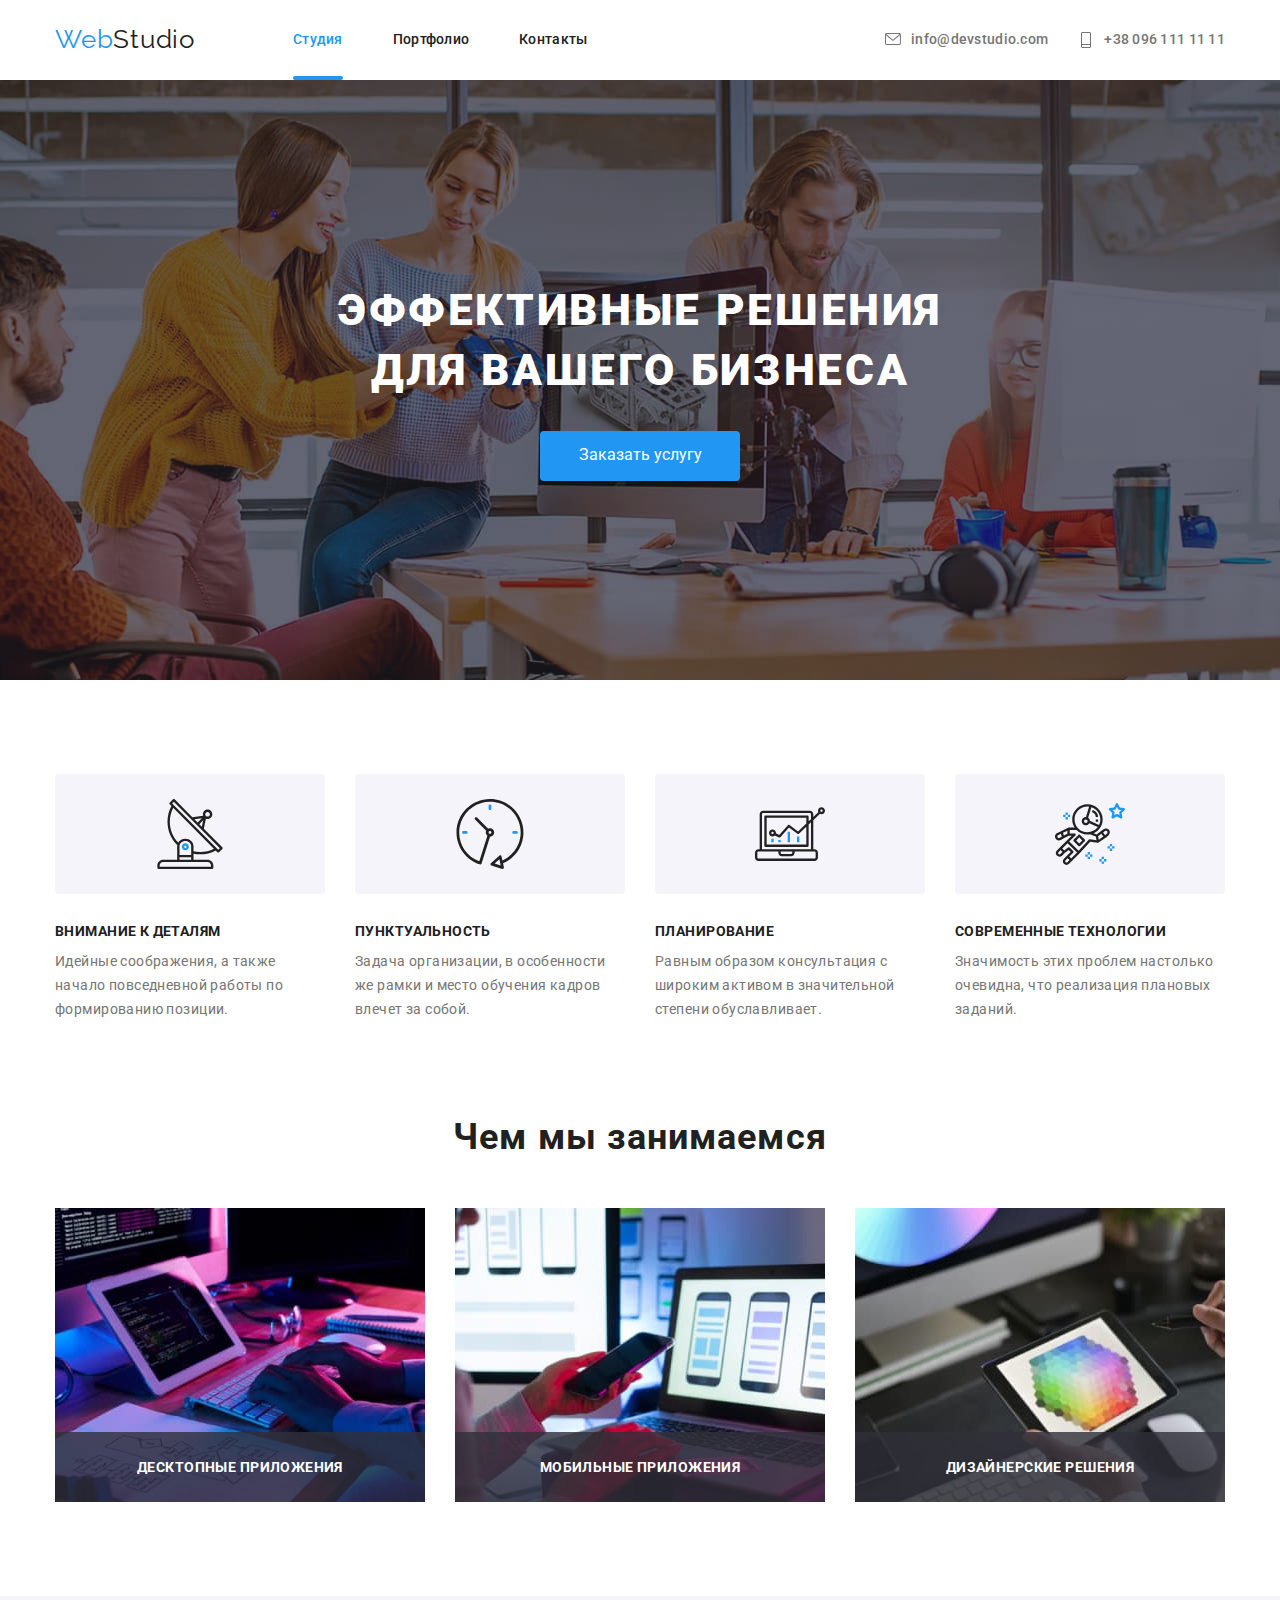
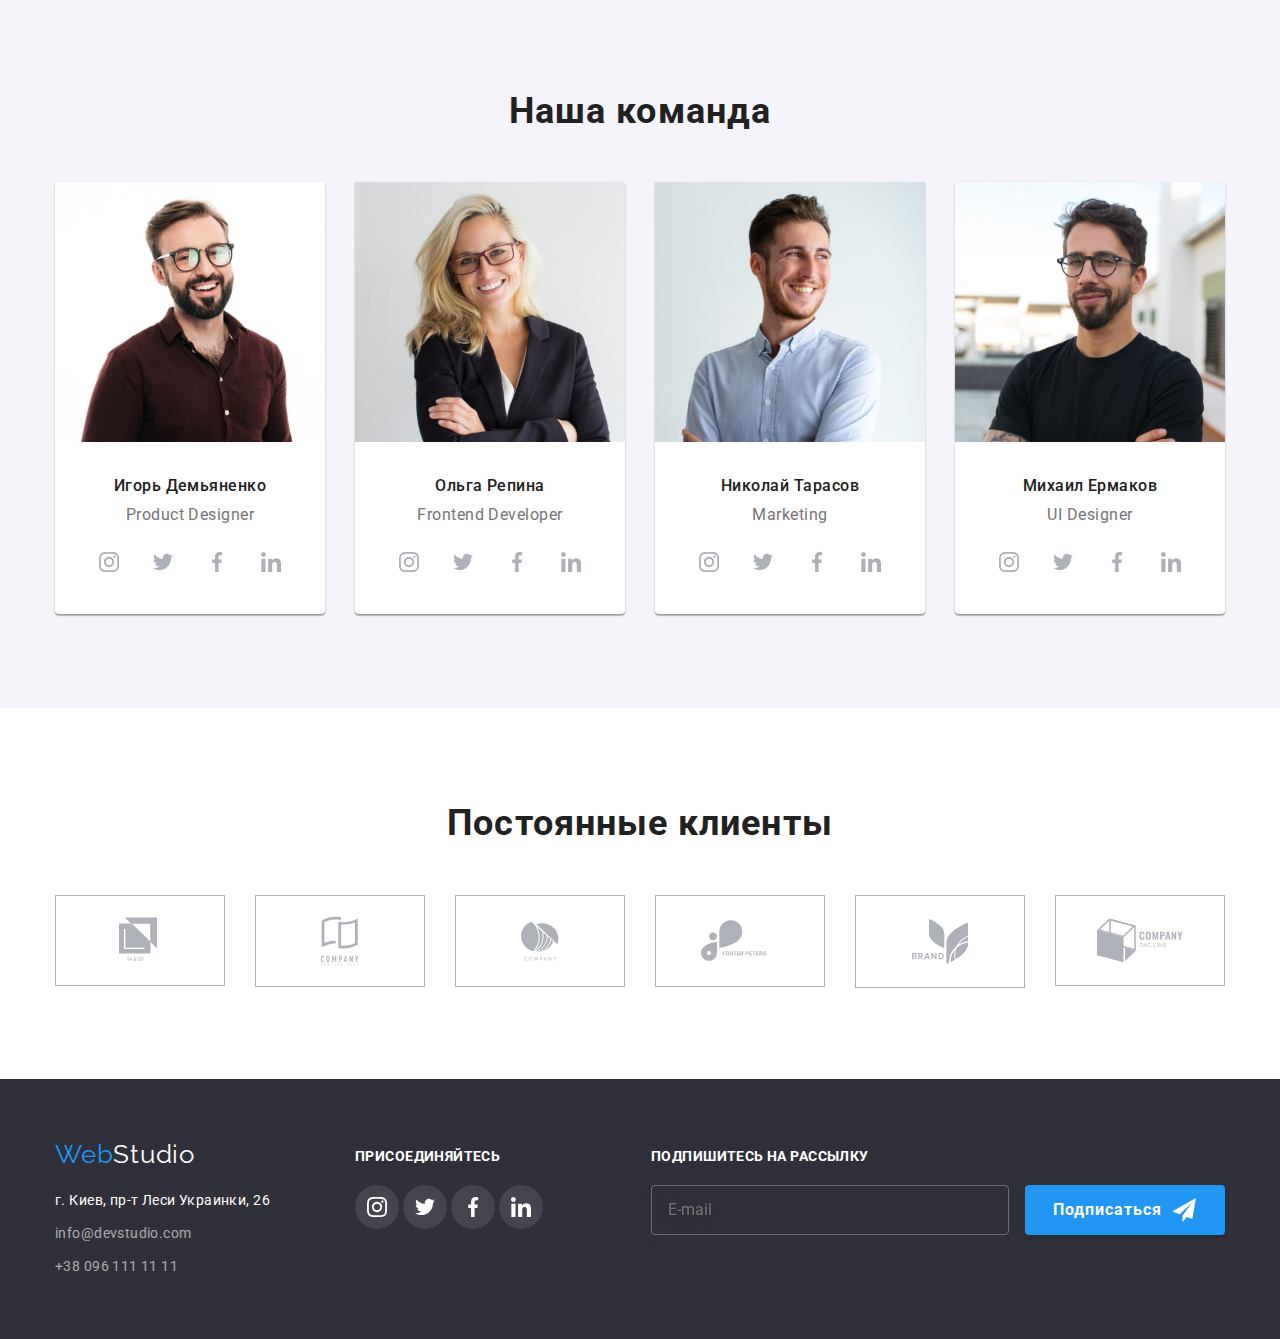
<file: index.html>
<!DOCTYPE html>
<html lang="ru">
    <head>
        <meta charset="UTF-8">
        <meta name="viewport" content="width=device-width, initial-scale=1.0">
        <title>Document</title>
        <link rel="stylesheet" href="https://cdnjs.cloudflare.com/ajax/libs/modern-normalize/1.0.0/modern-normalize.min.css">
        <link rel="preconnect" href="https://fonts.gstatic.com">
        <link href="https://fonts.googleapis.com/css2?family=Raleway:wght@700&family=Roboto:wght@400;500;700;900&display=swap" rel="stylesheet">
        <link rel="stylesheet" href="css/style.css">
    </head>
    <body>
        <header class="header">
            <div class="container header__container">
                <nav class="header__nav">
                    <a class="logo" href="" lang="en">
                        <span class="logo__text">Web</span>Studio
                    </a>
                    <ul class="header__list">
                        <li class="header__item"><a class="header__page header__page--active" href="./index.html">Студия</a></li>
                        <li class="header__item"><a class="header__page" href="./portfolio.html">Портфолио</a></li>
                        <li class="header__item"><a class="header__page" href="">Контакты</a></li>
                    </ul>
                </nav>
                <div class="header__contact">
                    <ul class="header__list">
                        <li class="header__item-contact">
                            <a class="header__page header__page--contact" href="mailto:info@devstudio.com">
                                <svg weight="16" height="12" class="header__icon">
                                    <use href="./img/symbol-defs.svg#icon-email"></use>
                                </svg>
                                info@devstudio.com
                            </a>
                        </li>
                        <li>
                            <a class="header__page header__page--contact" href="tel:+380961111111">
                                <svg weight="10" height="16" class="header__icon">
                                    <use href="./img/symbol-defs.svg#icon-tell"></use>
                                </svg>
                                +38 096 111 11 11
                            </a>
                        </li>
                    </ul>
                </div>
            </div>   
        </header>

        <main>
            <!--Герой-->
            <div class="hero">
                <div class="hero__overlay">
                    <section class="hero__section container" > 
                            <h1 class="hero__title">Эффективные решения для вашего бизнеса</h1>
                            <button type="button" class="hero__button" data-modal-open>Заказать услугу</button>
                    </section>
                </div>
            </div>

            <!--Особенности-->
            <section class="features">
                <div class="container">
                    <h2 class="features__title">Особенности</h2>
                    <ul class="features__list">
                        <li class="features__item">
                            <div class="features__icon">
                                <svg class="icon">
                                    <use href="./img/symbol-defs.svg#icon-antenna"></use>
                                </svg>
                            </div>
                            <h3 class="features__item-title">Внимание к деталям</h3>
                            <p class="features__item-text">Идейные соображения, а также начало повседневной работы по формированию позиции.</p>
                        </li>
                        <li class="features__item">
                            <div class="features__icon">
                                <svg class="icon">
                                    <use href="./img/symbol-defs.svg#icon-clock"></use>
                                </svg>
                            </div>
                            <h3 class="features__item-title">Пунктуальность</h3>
                            <p class="features__item-text">Задача организации, в особенности же рамки и место обучения кадров влечет за собой.</p>
                        </li>
                        <li class="features__item">
                            <div class="features__icon">
                                <svg class="icon">
                                    <use href="./img/symbol-defs.svg#icon-diagram"></use>
                                </svg>
                            </div>
                            <h3 class="features__item-title">Планирование</h3>
                            <p class="features__item-text">Равным образом консультация с широким активом в значительной степени обуславливает.</p>
                        </li>
                        <li class="features__item">
                            <div class="features__icon">
                                <svg class="icon">
                                    <use href="./img/symbol-defs.svg#icon-astronaut"></use>
                                </svg>
                            </div>
                            <h3 class="features__item-title">Современные технологии</h3>
                            <p class="features__item-text">Значимость этих проблем настолько очевидна, что реализация плановых заданий.</p>
                        </li>
                    </ul>
                </div>
            </section>

            <!--Чем мы занимаемся-->
            <section class="work">
                <div class="container">
                    <h2 class="title">Чем мы занимаемся</h2>
                    <ul class="work__list">
                        <li class="work__item">
                           <div class="work__list">
                                <img class="work__img" src="./img/gadget.jpg" alt="Планшет с клавиатурой" width="370"/>
                                <h3 class="work__text">Десктопные приложения</h3>
                           </div>
                        </li>
                        <li class="work__item">
                            <div class="work__list">
                                <img class="work__img" src="./img/phone.jpg" alt="Телефон" width="370"/>
                                <h3 class="work__text">Мобильные приложения</h3>
                            </div>
                        </li>
                        <li class="work__item">
                            <div class="work__list">
                                <img class="work__img" src="./img/gadget2.jpg" alt="Планшет" width="370">
                                <h3 class="work__text">Дизайнерские решения</h3>
                            </div>
                        </li>
                    </ul>
                </div>
            </section>

            <!--Наша команда-->
            <section class="team">
                <div class="container">
                    <h2 class="title">Наша команда</h2>
                    <ul class="team__list">
                        <li class="team__item">
                            <img src="./img/Product-Designer.jpg" alt="Игорь Демьяненко" width="270">
                            <h3 class="team__item-title">Игорь Демьяненко</h3>
                            <p class="team__item-text">Product Designer</p>
                            <ul class="social">
                                <li class="social__item">
                                    <a class="social__link" href="">
                                        <svg class="social__img">
                                            <use href="./img/symbol-defs.svg#icon-instagram"></use>
                                        </svg>
                                    </a>
                                </li>
                                <li class="social__item">
                                    <a class="social__link" href="">
                                        <svg class="social__img">
                                            <use href="./img/symbol-defs.svg#icon-twitter"></use>
                                        </svg>
                                    </a>
                                </li>
                                <li class="social__item">
                                    <a class="social__link" href="">
                                        <svg class="social__img">
                                            <use href="./img/symbol-defs.svg#icon-facebook"></use>
                                        </svg>
                                    </a>
                                </li>
                                <li class="social__item">
                                    <a class="social__link" href="">
                                        <svg class="social__img">
                                            <use href="./img/symbol-defs.svg#icon-linkedin"></use>
                                        </svg>
                                    </a>
                                </li>
                            </ul>
                        </li>
                        <li class="team__item">
                            <img src="./img/Developer.jpg" alt="Ольга Репина" width="270">
                            <h3 class="team__item-title">Ольга Репина</h3>
                            <p class="team__item-text">Frontend Developer</p>
                            <ul class="social">
                                <li class="social__item">
                                    <a class="social__link" href="">
                                        <svg class="social__img">
                                            <use href="./img/symbol-defs.svg#icon-instagram"></use>
                                        </svg>
                                    </a>
                                </li>
                                <li class="social__item">
                                    <a class="social__link" href="">
                                        <svg class="social__img">
                                            <use href="./img/symbol-defs.svg#icon-twitter"></use>
                                        </svg>
                                    </a>
                                </li>
                                <li class="social__item">
                                    <a class="social__link" href="">
                                        <svg class="social__img">
                                            <use href="./img/symbol-defs.svg#icon-facebook"></use>
                                        </svg>
                                    </a>
                                </li>
                                <li class="social__item">
                                    <a class="social__link" href="">
                                        <svg class="social__img">
                                            <use href="./img/symbol-defs.svg#icon-linkedin"></use>
                                        </svg>
                                    </a>
                                </li>
                            </ul>
                        </li>
                        <li class="team__item">
                            <img src="./img/marketing.jpg" alt="Николай Тарасов" width="270">
                            <h3 class="team__item-title">Николай Тарасов</h3>
                            <p class="team__item-text">Marketing</p>
                            <ul class="social">
                                <li class="social__item">
                                    <a class="social__link" href="">
                                        <svg class="social__img">
                                            <use href="./img/symbol-defs.svg#icon-instagram"></use>
                                        </svg>
                                    </a>
                                </li>
                                <li class="social__item">
                                    <a class="social__link" href="">
                                        <svg class="social__img">
                                            <use href="./img/symbol-defs.svg#icon-twitter"></use>
                                        </svg>
                                    </a>
                                </li>
                                <li class="social__item">
                                    <a class="social__link" href="">
                                        <svg class="social__img">
                                            <use href="./img/symbol-defs.svg#icon-facebook"></use>
                                        </svg>
                                    </a>
                                </li>
                                <li class="social__item">
                                    <a class="social__link" href="">
                                        <svg class="social__img">
                                            <use href="./img/symbol-defs.svg#icon-linkedin"></use>
                                        </svg>
                                    </a>
                                </li>
                            </ul>
                        </li>
                        <li class="team__item">
                            <img src="./img/UI-designer.jpg" alt="Михаил Ермаков" width="270">
                            <h3 class="team__item-title">Михаил Ермаков</h3>
                            <p class="team__item-text">UI Designer</p>
                            <ul class="social">
                                <li class="social__item">
                                    <a class="social__link" href="">
                                        <svg class="social__img">
                                            <use href="./img/symbol-defs.svg#icon-instagram"></use>
                                        </svg>
                                    </a>
                                </li>
                                <li class="social__item">
                                    <a class="social__link" href="">
                                        <svg class="social__img">
                                            <use href="./img/symbol-defs.svg#icon-twitter"></use>
                                        </svg>
                                    </a>
                                </li>
                                <li class="social__item">
                                    <a class="social__link" href="">
                                        <svg class="social__img">
                                            <use href="./img/symbol-defs.svg#icon-facebook"></use>
                                        </svg>
                                    </a>
                                </li>
                                <li class="social__item">
                                    <a class="social__link" href="">
                                        <svg class="social__img">
                                            <use href="./img/symbol-defs.svg#icon-linkedin"></use>
                                        </svg>
                                    </a>
                                </li>
                            </ul>
                        </li>
                    </ul>
                </div>
            </section>

            <!-- Наши клиенты-->
            <section class="client">
                <div class="container">
                    <h2 class="title">Постоянные клиенты</h2>
                    <ul class="client__list">
                        <li class="client__item">
                            <a class="client__link client__link--ya-co" href="">
                                <svg weight="44.27" height="49.23" class="client__icon">
                                    <use href=./img/symbol-defs.svg#icon-ya-co>
                                    </use>
                                </svg>
                            </a>
                        </li>
                        <li class="client__item">
                            <a class="client__link client__link--tag-line" href="">
                                <svg weight="40" height="52" class="client__icon">
                                    <use href=./img/symbol-defs.svg#icon-tag-line>
                                    </use>
                                </svg>
                            </a>
                        </li>
                        <li class="client__item">
                            <a class="client__link client__link--company" href="">
                                <svg weight="41" height="42.6" class="client__icon">
                                    <use href=./img/symbol-defs.svg#icon-company>
                                    </use>
                                </svg>
                            </a>
                        </li>
                        <li class="client__item">
                            <a class="client__link client__link--foster-peters" href="">
                                <svg weight="79.66" height="42.02" class="client__icon">
                                    <use href=./img/symbol-defs.svg#icon-foster-peters>
                                    </use>
                                </svg>
                            </a>
                        </li>
                        <li class="client__item">
                            <a class="client__link client__link--brand" href="">
                                <svg weight="59" height="47" class="client__icon">
                                    <use href=./img/symbol-defs.svg#icon-brand>
                                    </use>
                                </svg>
                            </a>
                        </li>
                        <li class="client__item">
                            <a class="client__link client__link--teg-company" href="">
                                <svg weight="88.48" height="45.44" class="client__icon">
                                    <use href=./img/symbol-defs.svg#icon-teg-company>
                                    </use>
                                </svg>
                            </a>
                        </li>
                    </ul>
                </div>
            </section>
        </main>

        <!-- подвал-->    

        <footer class="footer">
            <div class="container footer__container">
                <div>
                    <a class="logo logo__footer-logo" href="" lang="en">
                        <span class="logo__text">Web</span>Studio
                    </a>
                    <address class="footer__address">
                        <p class="footer__address-office">г. Киев, пр-т Леси Украинки, 26</p>
                        <p class="footer__address-contact"><a href="mailto:info@devstudio.com">info@devstudio.com</a></p>
                        <p class="footer__address-contact"><a href="tel:+380961111111">+38 096 111 11 11</a></p>
                    </address>
                </div>
                <div class="footer__social">
                    <h3 class="footer__title">присоединяйтесь</h3>
                    <ul>
                        <li class="social__item">
                            <a class="social__link social__footer-link" href="">
                                <svg class="social__img">
                                    <use href="./img/symbol-defs.svg#icon-instagram"></use>
                                </svg>
                            </a>
                        </li>
                        <li class="social__item">
                            <a class="social__link social__footer-link" href="">
                                <svg class="social__img">
                                    <use href="./img/symbol-defs.svg#icon-twitter"></use>
                                </svg>
                            </a>
                        </li>
                        <li class="social__item">
                            <a class="social__link social__footer-link" href="">
                                <svg class="social__img">
                                    <use href="./img/symbol-defs.svg#icon-facebook"></use>
                                </svg>
                            </a>
                        </li>
                        <li class="social__item">
                            <a class="social__link social__footer-link" href="">
                                <svg class="social__img">
                                    <use href="./img/symbol-defs.svg#icon-linkedin"></use>
                                </svg>
                            </a>
                        </li>
                    </ul>
                </div>
                <div class="footer__sub" >
                    <h3 class="footer__title" >Подпишитесь на рассылку</h3>
                    <form action="">
                        <input type="email" name="email" placeholder="E-mail" class="footer__input" >
                        <button type="submit" class="footer__button" >
                            <div class="footer__button-send">
                                <span >Подписаться</span> 
                                <svg class="footer__send-icon" >
                                    <use href="./img/symbol-defs.svg#icon-send"></use>
                                </svg>
                            </div>                           
                    </button>
                    </form>                            
                </div>
            </div>
        </footer>

        <!--Модальное окно-->
        <div class="backdrop is-hidden" data-modal>
            <div class="modal">
                <button class="button-modal" data-modal-close>
                    <svg class="button-img">
                        <use href="./img/symbol-defs.svg#icon-close"></use>
                    </svg>
                </button>
                <div>
                    <h3 class="modal-title" >Оставьте свои данные, мы вам перезвоним</h3>
                    <form action="">
                        <label class="form-field">
                            <span class="form-text">Имя</span> 
                            <div class="field">
                                <input type="text" name="name" class="modal-input">
                                <svg class="form-img">
                                    <use href="./img/symbol-defs.svg#icon-person"></use>
                                </svg>
                            </div>                            
                        </label>
                        <label class="form-field">
                            <span class="form-text">Телефон</span> 
                            <div class="field">
                                <input type="text" name="phone" class="modal-input">
                                <svg class="form-img">
                                    <use href="./img/symbol-defs.svg#icon-phone"></use>
                                </svg>
                            </div>                            
                        </label>
                        <label class="form-field">
                            <span class="form-text">Почта</span> 
                            <div class="field">
                                <input type="text" name="email" class="modal-input">
                                <svg class="form-img">
                                    <use href="./img/symbol-defs.svg#icon-email-form"></use>
                                </svg>
                            </div>                            
                        </label>
                        <label for="" class="form-field comment">
                            <span class="form-text">Комментарий</span>
                            <textarea name="comment" id="" class="textarea form-text" placeholder="Введите текст"></textarea>                                                      
                        </label>
                        <div class="contract">                            
                            <input type="checkbox" name="agree" id="contract-check" class="old-checkbox">
                            <label for="contract-check">
                                <span class="contract-text">
                                        Соглашаюсь с рассылкой и принимаю
                                </span>                                                                                
                            </label>
                            <a href="">Условия договора</a> 
                        </div>
                        <button type="submit" class="form-button">Отправить</button>                     
                    </form>
                </div>
            </div>
            
        </div>

        <script src="./js/modal.js"></script>

    </body>
</html>
</file>
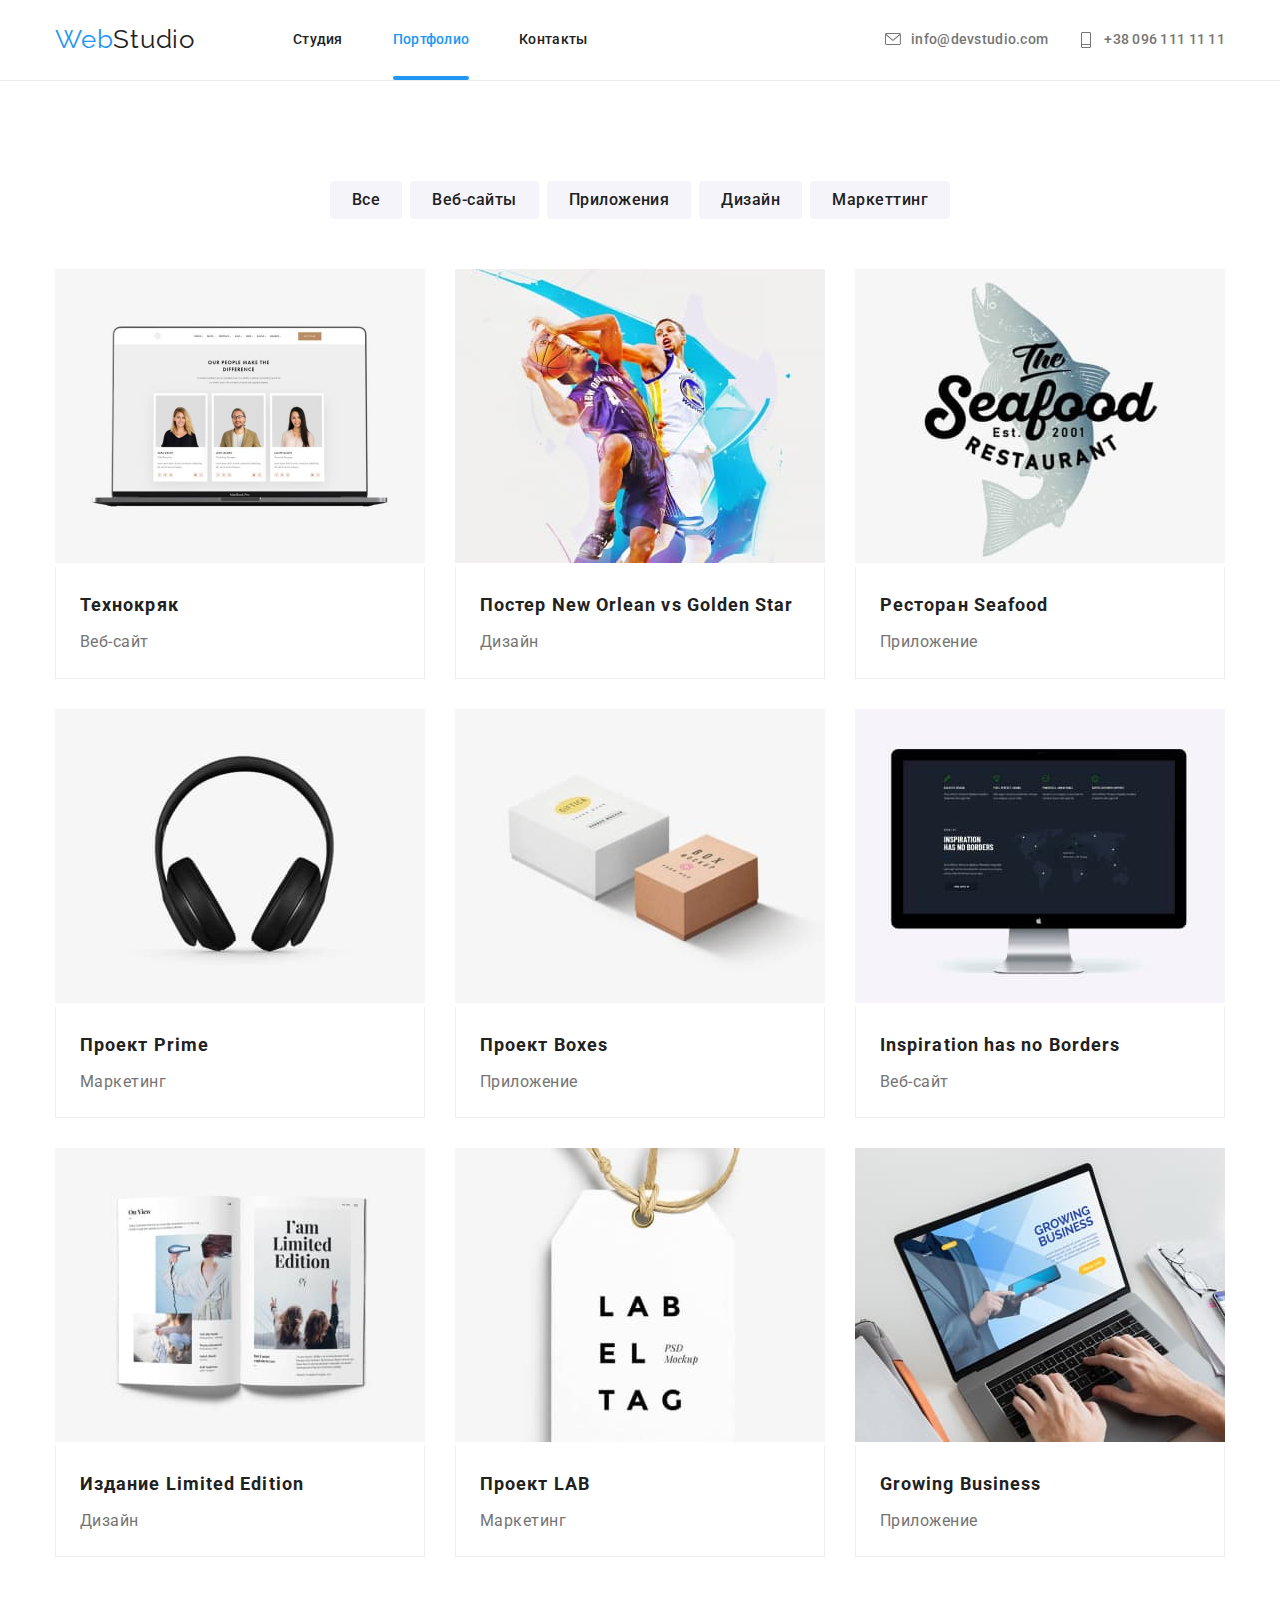
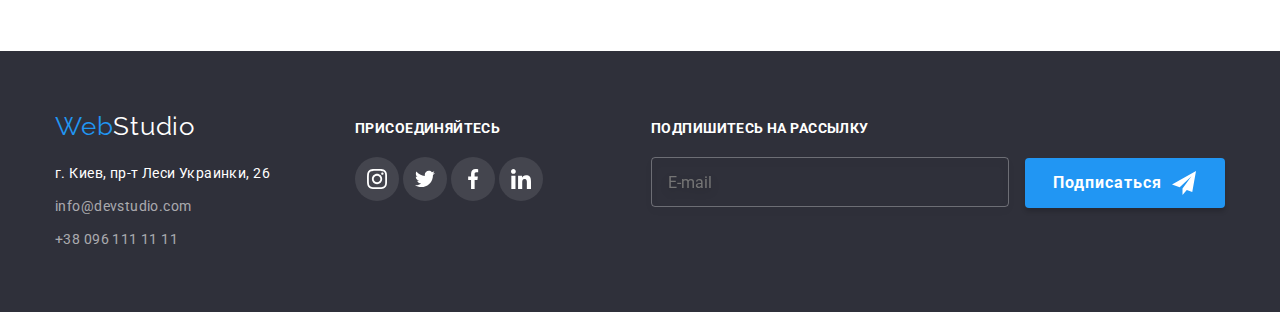
<file: portfolio.html>
<!DOCTYPE html>
<html lang="ru">
    <head>
        <meta charset="UTF-8">
        <meta name="viewport" content="width=device-width, initial-scale=1.0">
        <title>Document</title>
        <link rel="stylesheet" href="https://cdnjs.cloudflare.com/ajax/libs/modern-normalize/1.0.0/modern-normalize.min.css">
        <link rel="preconnect" href="https://fonts.gstatic.com">
        <link href="https://fonts.googleapis.com/css2?family=Raleway:wght@700&family=Roboto:wght@400;500;700;900&display=swap" rel="stylesheet">
        <link rel="stylesheet" href="css/style.css">
    </head>
    <body>
        <header class="header header__portfolio">
            <div class="container header__container">
                <nav class="header__nav">
                    <a class="logo" href="" lang="en">
                        <span class="logo__text">Web</span>Studio
                    </a>
                    <ul class="header__list">
                        <li class="header__item"><a class="header__page" href="./index.html">Студия</a></li>
                        <li class="header__item"><a class="header__page header__page--active" href="./portfolio.html">Портфолио</a></li>
                        <li class="header__item"><a class="header__page" href="">Контакты</a></li>
                    </ul>
                </nav>
                <div class="header__contact">
                    <ul class="header__list">
                        <li class="header__item-contact">
                            <a class="header__page header__page--contact" href="mailto:info@devstudio.com">
                                <svg weight="16" height="12" class="header__icon">
                                    <use href="./img/symbol-defs.svg#icon-email"></use>
                                </svg>
                                info@devstudio.com
                            </a>
                        </li>
                        <li>
                            <a class="header__page header__page--contact" href="tel:+380961111111">
                                <svg weight="10" height="16" class="header__icon">
                                    <use href="./img/symbol-defs.svg#icon-tell"></use>
                                </svg>
                                +38 096 111 11 11
                            </a>
                        </li>
                    </ul>
                </div>
            </div>   
        </header>

        <main>
            <!--Кнопки фильтр-->
            <section class="project-filter">
                <div class="container">
                    <ul class="filter-list">
                        <li class="filter-item">
                            <button type="button" class="filter-button">Все</button>
                        </li>
                        <li class="filter-item">
                            <button type="button" class="filter-button">Веб-сайты</button>
                        </li>
                        <li class="filter-item">
                            <button type="button" class="filter-button">Приложения</button>
                        </li>
                        <li class="filter-item">
                            <button type="button" class="filter-button">Дизайн</button>
                        </li>
                        <li class="filter-item">
                            <button type="button" class="filter-button">Маркеттинг</button>
                        </li>
                    </ul>
            
                    <ul class="project-list">
                        <li class="project-item ">
                            <a class="project-link" href="">
                                <div class="project-img">                                    
                                    <img class="img" src="./img/img@2x.jpg" alt="Ноутбук" width="370">
                                    <div class="overlay">
                                        <p class="overlay-text">Технокряк это современная площадка распространения коронавируса. Компании используют эту платформу для цифрового шпионажа и атак на защищённые сервера конкурентов.</p>
                                    </div>
                                </div>
                                <div class="project-title">
                                    <h3 class="project-item-title">Технокряк</h3>
                                    <p class="project-item-text">Веб-сайт</p>
                                </div>
                            </a> 
                        </li>
                        <li class="project-item"> 
                            <a class="project-link" href="">
                                <div class="project-img">
                                    <img class="img" src="./img/bascet.jpg" alt="Баскетболисты" width="370">
                                    <div class="overlay">
                                        <p class="overlay-text">Технокряк это современная площадка распространения коронавируса. Компании используют эту платформу для цифрового шпионажа и атак на защищённые сервера конкурентов.</p>
                                    </div>
                                </div>
                                <div class="project-title">
                                    <h3 class="project-item-title">Постер New Orlean vs Golden Star</h3>
                                    <p class="project-item-text">Дизайн</p>
                                </div>
                            </a>
                        </li>
                        <li class="project-item"> 
                            <a class="project-link" href="">
                                <div class="project-img">
                                    <img class="img" src="./img/seafood.jpg" alt="Эмблема" width="370">
                                    <div class="overlay">
                                        <p class="overlay-text">Технокряк это современная площадка распространения коронавируса. Компании используют эту платформу для цифрового шпионажа и атак на защищённые сервера конкурентов.</p>
                                    </div>
                                </div>
                                <div class="project-title">
                                    <h3 class="project-item-title">Ресторан Seafood</h3>
                                    <p class="project-item-text">Приложение</p>
                                </div>
                            </a>
                        </li>
                        <li class="project-item"> 
                            <a class="project-link" href="">
                                <div class="project-img">
                                    <img class="img" src="./img/prime.jpg" alt="Наушники" width="370">
                                    <div class="overlay">
                                        <p class="overlay-text">Технокряк это современная площадка распространения коронавируса. Компании используют эту платформу для цифрового шпионажа и атак на защищённые сервера конкурентов.</p>
                                    </div>
                                </div>
                                <div class="project-title">
                                    <h3 class="project-item-title">Проект Prime</h3>
                                    <p class="project-item-text">Маркетинг</p>
                                </div>
                            </a>
                        </li>
                        <li class="project-item"> 
                            <a class="project-link" href="">
                                <div class="project-img">
                                    <img class="img" src="./img/boxes.jpg" alt="Коробки" width="370">
                                    <div class="overlay">
                                        <p class="overlay-text">Технокряк это современная площадка распространения коронавируса. Компании используют эту платформу для цифрового шпионажа и атак на защищённые сервера конкурентов.</p>
                                    </div>
                                </div>
                                <div class="project-title">
                                    <h3 class="project-item-title">Проект Boxes</h3>
                                    <p class="project-item-text">Приложение</p>
                                </div>
                            </a>
                        </li>
                        <li class="project-item"> 
                            <a class="project-link" href="">
                                <div class="project-img">
                                    <img class="img" src="./img/monitor.jpg" alt="Монитор" width="370">
                                    <div class="overlay">
                                        <p class="overlay-text">Технокряк это современная площадка распространения коронавируса. Компании используют эту платформу для цифрового шпионажа и атак на защищённые сервера конкурентов.</p>
                                    </div>
                                </div>
                                <div class="project-title">
                                    <h3 class="project-item-title" lang="en">Inspiration has no Borders</h3>
                                    <p class="project-item-text">Веб-сайт</p>
                                </div>
                            </a>
                        </li>
                        <li class="project-item"> 
                            <a class="project-link" href="">
                                <div class="project-img">
                                    <img class="img" src="./img/book.jpg" alt="Книга" width="370">
                                    <div class="overlay">
                                        <p class="overlay-text">Технокряк это современная площадка распространения коронавируса. Компании используют эту платформу для цифрового шпионажа и атак на защищённые сервера конкурентов.</p>
                                    </div>
                                </div>
                                <div class="project-title">
                                    <h3 class="project-item-title">Издание Limited Edition</h3>
                                    <p class="project-item-text">Дизайн</p>
                                </div>
                            </a>
                        </li>
                        <li class="project-item"> 
                            <a class="project-link" href="">
                                <div class="project-img">
                                    <img class="img" src="./img/lab.jpg" alt="Бирка" width="370">
                                    <div class="overlay">
                                        <p class="overlay-text">Технокряк это современная площадка распространения коронавируса. Компании используют эту платформу для цифрового шпионажа и атак на защищённые сервера конкурентов.</p>
                                    </div>
                                </div>
                                <div class="project-title">
                                    <h3 class="project-item-title">Проект LAB</h3>
                                    <p class="project-item-text">Маркетинг</p>
                                </div>
                            </a>
                        </li>
                        <li class="project-item"> 
                            <a class="project-link" href="">
                                <div class="project-img">
                                    <img class="img" src="./img/leptop.jpg" alt="Компьютер" width="370">
                                    <div class="overlay">
                                        <p class="overlay-text">Технокряк это современная площадка распространения коронавируса. Компании используют эту платформу для цифрового шпионажа и атак на защищённые сервера конкурентов.</p>
                                    </div>                                
                                </div>
                                <div class="project-title">
                                    <h3 class="project-item-title" lang="en">Growing Business</h3>
                                    <p class="project-item-text">Приложение</p>
                                </div>
                            </a>
                        </li>
                    </ul>
                </div>
            </section>
        </main>

        <footer class="footer">
            <div class="container footer__container">
                <div>
                    <a class="logo logo__footer-logo" href="" lang="en">
                        <span class="logo__text">Web</span>Studio
                    </a>
                    <address class="footer__address">
                        <p class="footer__address-office">г. Киев, пр-т Леси Украинки, 26</p>
                        <p class="footer__address-contact"><a href="mailto:info@devstudio.com">info@devstudio.com</a></p>
                        <p class="footer__address-contact"><a href="tel:+380961111111">+38 096 111 11 11</a></p>
                    </address>
                </div>
                <div class="footer__social">
                    <h3 class="footer__title">присоединяйтесь</h3>
                    <ul>
                        <li class="social__item">
                            <a class="social__link social__footer-link" href="">
                                <svg class="social__img">
                                    <use href="./img/symbol-defs.svg#icon-instagram"></use>
                                </svg>
                            </a>
                        </li>
                        <li class="social__item">
                            <a class="social__link social__footer-link" href="">
                                <svg class="social__img">
                                    <use href="./img/symbol-defs.svg#icon-twitter"></use>
                                </svg>
                            </a>
                        </li>
                        <li class="social__item">
                            <a class="social__link social__footer-link" href="">
                                <svg class="social__img">
                                    <use href="./img/symbol-defs.svg#icon-facebook"></use>
                                </svg>
                            </a>
                        </li>
                        <li class="social__item">
                            <a class="social__link social__footer-link" href="">
                                <svg class="social__img">
                                    <use href="./img/symbol-defs.svg#icon-linkedin"></use>
                                </svg>
                            </a>
                        </li>
                    </ul>
                </div>
                <div class="footer__sub" >
                    <h3 class="footer__title" >Подпишитесь на рассылку</h3>
                    <form action="">
                        <input type="email" name="email" placeholder="E-mail" class="footer__input" >
                        <button type="submit" class="footer__button" >
                            <div class="footer__button-send">
                                <span >Подписаться</span> 
                                <svg class="footer__send-icon" >
                                    <use href="./img/symbol-defs.svg#icon-send"></use>
                                </svg>
                            </div>                           
                    </button>
                    </form>                            
                </div>
            </div>
        </footer>

    </body>
</html>
</file>
<file: css/style.css>
:root {
    --title-text-color: #212121;
    --main-text-color: #757575;
    --accent-color:  #2196F3;
    --main-white-color: #FFFFFF;
    --address-color: #2F303A;
    --background-icon: #F5F4FA;
    --color-icon: #AFB1B8;
    --animation-duration: 250ms;
    --animation-timing: cubic-bezier(0.4, 0, 0.2, 1);
}

body {
    font-family: Roboto, sans-serif;

    background-color: var(--main-white-color);
}

a {
    text-decoration: none;
}

li {
    list-style: none;
}

button {
    font-family: inherit;
}

ul {
    margin-top: 0;
    margin-bottom: 0;
    padding-left: 0;
}

h1,
h2,
h3,
p {
    margin-top: 0;
    margin-bottom: 0;
}


.container {
    width: 1200px;
    margin: 0 auto;
    padding: 0 15px;
}

.title{
    font-size: 36px;
    line-height: 1.17;
    text-align: center;
    letter-spacing: 0.03em;

    color: var(--title-text-color);

    padding-bottom: 50px;
}

/* Навигация*/


.header__container {
    display: flex;
    align-items: center;
    padding-top: 24px;
    padding-bottom: 25px;
}

.header__nav,
.header__list {
    display: flex;
    align-items: center;

}

.logo {
    font-family: Raleway, sans-serif;
    font-size: 26px;
    line-height: 1.19;
    color: var(--title-text-color);
    width: 145px;
    height: 31px;

    letter-spacing: 0.03em;
    margin-right: 93px;
}

.logo__text {
    color: var(--accent-color);
}

.header__portfolio {
    border-bottom: 1px solid #ECECEC;
}

.header__item:not(:last-child) {
    margin-right: 50px;
}

.header__contact {
    margin-left: auto;
}

.header__item-contact{
    margin-right: 30px;
}

.header__page {
    position: relative;
    font-weight: 500;
    font-size: 14px;
    line-height: 1.14;
    letter-spacing: 0.02em;
    padding-top: 32px;
    padding-bottom: 32px;
    transition: color var(--animation-duration) var(--animation-timing);

    color: var(--title-text-color);

}

.header__page:hover,
.header__page:focus {
    color: var(--accent-color);
    
}

.header__page--active{
    color: var(--accent-color);
}

.header__page--active::after{
    display: block;
    position: absolute;
    content: "";
    width: 100%;
    height: 4px;
    border-radius: 2px;
    bottom: -0.5px;

    background-color: var(--accent-color);
}

.header__page--contact {
    display: flex;
    align-items: center;
    padding: 0;

    color: var(--main-text-color);
}

.header__icon{
    width: 16px;
    margin-right: 10px;
    
    fill: currentColor
}

/* герой */

.hero__section{
    text-align: center;  
}

.hero__overlay{
    max-width: 1600px;
    height: 600px;
    margin: 0 auto;
    padding-top: 200px;
    background-color: #C4C4C4;
    background-image: linear-gradient(to right, rgba(47, 48, 58, 0.4), rgba(47, 48, 58, 0.4)), url(../img/hero-img\ .jpg);
    background-size: cover;
    background-position: center;
}

.hero__title{
    width: 696px;
    font-weight: 900;
    font-size: 44px;
    line-height: 1.37;
    text-align: center;
    letter-spacing: 0.06em;
    margin: 0 auto;
    text-transform: uppercase;
    
    color: var(--main-white-color);
}

.hero__button{
    background: #2196F3;
    box-shadow: 0px 4px 4px rgba(0, 0, 0, 0.15);
    border-radius: 4px;
    width: 200px;
    height: 50px;
    padding: 10px 32px;
    margin-top: 30px;
    border: 0;
    cursor: pointer;

    color: var(--main-white-color);
}

/* особенности */

.features {
    padding-top: 94px;
    padding-bottom: 94px;
}

.features__title{
    position: absolute;
    clip: rect(0 0 0 0);
    width: 1px;
    height: 1px;
    margin: -1px;
}

.features__list{
    display: flex;
}

.features__item:not(:last-child){
    margin-right: 30px;
}

.features__item {
    width: 270px;
}

.features__icon{
    display: flex;
    justify-content: center;
    align-items: center;
    height: 120px;
    background-color: var(--background-icon);
    margin-bottom: 30px;
    border-radius: 4px;    
}

.features__item-title{
    font-weight: 700;
    font-size: 14px;
    line-height: 1.14;
    letter-spacing: 0.03em;
    text-transform: uppercase;
    padding-bottom: 10px;

    color: var(--title-text-color);
    
}

.features__item-text{
    font-size: 14px;
    line-height: 1.71;
    letter-spacing: 0.03em;

    color: var(--main-text-color);
}

.icon{
    width: 70px;
    height: 70px;
}

/* Работа*/

.work {
    padding-bottom: 94px;
}

.work__list{
    display: flex;
}

.work__item:not(:last-child){
    margin-right: 30px;
}

.work__list{
    position: relative;
}

.work__img{
    display: block;
}

.work__text{
    font-weight: 700;
    font-size: 14px;
    line-height: 16px;
    text-align: center;
    letter-spacing: 0.03em;
    text-transform: uppercase;
    padding: 27px 82px;
    margin: 0;
    width: 370px;
    
    color: var(--main-white-color);
    background: rgba(47, 48, 58, 0.8);

    position: absolute;
    bottom: 0;
}

/* команда */

.team{
    background-color: #F5F4FA;
    padding-top: 94px;
    padding-bottom: 94px;
}

.team__list {
    display: flex;

}

.team__item {
    background-color: var(--main-white-color);
    box-shadow: 0px 1px 3px rgba(0, 0, 0, 0.12), 0px 1px 1px rgba(0, 0, 0, 0.14), 0px 2px 1px rgba(0, 0, 0, 0.2);
    border-radius: 0px 0px 4px 4px;
}

.team__item:not(:last-child){
    margin-right: 30px;
}


.team__item-title{
    font-weight: 500;
    font-size: 16px;
    line-height: 1.19;
    text-align: center;
    letter-spacing: 0.03em;
    padding-top: 30px;
    padding-bottom: 10px;

    color: var(--title-text-color);
}

.team__item-text{
    font-size: 16px;
    line-height: 1.19;
    text-align: center;
    letter-spacing: 0.03em;

    color: var(--main-text-color);
}

/* соц. сети*/

.social{
    display: flex;
    padding: 16px 32px 30px;
    justify-content: space-between;
    align-items: center;
   
}

.social__item{
    display: inline-flex;
    width: 44px;
    height: 44px;
    border-radius: 50px;
    background-color: rgba(255, 255, 255, 0.1);
}

.social__link{
    padding: 12px;
    border-radius: 50px;
    color: var(--color-icon);
    transition-property: color, background-color var(--animation-duration) var(--animation-timing);
}

.social__link:hover,
.social__link:focus {
    color: var(--main-white-color);
    background-color: var(--accent-color);
    
}

.social__footer-link{
    color: var(--main-white-color);
}

.social__img{
    width: 20px;
    height: 20px;
    fill: currentColor;
}

/*Наши клиенты*/

.client{
    padding: 94px 0;
}

.client__list{
    display: flex;
    justify-content: space-between;
}

.client__item{
   
    width: 170px;
    height: 90px;
}

.client__link{
    border: 1px solid var(--color-icon);
    color: var(--color-icon);
    display: flex;
    justify-content: center;
    align-items: center;
    transition-property: color, border-color var(--animation-duration) var(--animation-timing);
}

.client__link:hover,
.client__link:focus {
    color: var(--accent-color);
    border-color: var(--accent-color);
}

.client__icon{
    fill: currentColor;
}



.client__link--ya-co{
    padding: 20px 63px;
}

.client__link--tag-line{
    padding: 19px 65px;
}

.client__link--company{
    padding: 24px 65px;
}

.client__link--foster-peters{
    padding: 24px 45px;
}

.client__link--brand{
    padding: 22px 56px;
}

.client__link--teg-company{
    padding: 22px 41px;
}

/* адресс */

.footer{
    background-color: var(--address-color);
    padding-top: 60px;
    padding-bottom: 60px;
}

.footer__container{
    display: flex;
    justify-content: space-between;
}

.logo__footer-logo{
    color: var(--main-white-color);
    margin: 0;
}

.footer__address-office{
    font-style: normal;
    font-size: 14px;
    line-height: 1.71;
    letter-spacing: 0.03em;
    padding-top: 20px;

    color: var(--main-white-color);
}

.footer__address-contact{
    padding-top: 9px;
}

.footer__address-contact a{
    font-style: normal;
    font-size: 14px;
    line-height: 1.71;
    letter-spacing: 0.03em;

    color: rgba(255, 255, 255, 0.6);
}

.footer__social{
    padding-top: 10px;
    padding-left: 70px;
}

.footer__title{
    font-weight: 700;
    font-size: 14px;
    line-height: 1.14;
    letter-spacing: 0.03em;
    text-transform: uppercase;
    margin-bottom: 20px;

    color: var(--main-white-color);
}

.footer__sub{
    padding-top: 10px;
    padding-left: 93px;
}

.footer__input{
    width: 358px;
    height: 50px;
    background-color: transparent;
    padding: 15px 16px;
    border: 1px solid rgba(255, 255, 255, 0.3);
    box-sizing: border-box;
    filter: drop-shadow(0px 4px 4px rgba(0, 0, 0, 0.15));
    border-radius: 4px;
    color: rgba(255, 255, 255, 0.6);
}

.footer__button{
    width: 200px;
    background-color: var(--accent-color);
    border: 0;
    box-shadow: 0px 4px 4px rgba(0, 0, 0, 0.15);
    border-radius: 4px;
    cursor: pointer;
    padding: 10px 28px;
    margin-left: 12px;
}

.footer__button-send{
    display: flex;
    align-items: center;
    text-align: center;
    letter-spacing: 0.06em;
    font-weight: 700;
    font-size: 16px;
    line-height: 1.88;
    color: var(--main-white-color);
}

.footer__send-icon{
    width: 24px;
    height: 24px;
    margin-left: 10px;
}

/* портфолио*/

/*кнопки*/

.project-filter {
    padding-top: 100px;
    padding-bottom: 94px;
 }
   
 .filter-list {
     display: flex;
     justify-content: center;
     margin-bottom: 50px;
 }
 
 .filter-item:not(:last-child) {
     margin-right: 8px;
 }
 

.filter-button{
    font-weight: 500;
    font-size: 16px;
    line-height: 1.63;
    text-align: center;
    letter-spacing: 0.03em;
    cursor: pointer;

    background: #F5F4FA;
    border: 0;
    border-radius: 4px;
    padding: 6px 22px;
    transition: color, background-color, box-shadow var(--animation-duration) var(--animation-timing);
    color:var(--title-text-color);
}

.filter-button:hover,
.filter-button:focus{
    background-color: var(--accent-color);
    color: var(--main-white-color);
    box-shadow: 0px 3px 1px rgba(0, 0, 0, 0.1), 0px 1px 2px rgba(0, 0, 0, 0.08), 0px 2px 2px rgba(0, 0, 0, 0.12);
}

.filter-button:active{
    color: var(--main-white-color);
}

/*проекты*/

.project-list {
    display: flex;
    flex-wrap: wrap;  
}


.project-item {
    margin-right: 30px;
    margin-bottom: 30px;  
}

.project-item > a {
    display: block;
}

.project-item:nth-child(3n) {
    margin-right: 0;
}

.project-item:nth-last-child(-n+3) {
    margin-bottom: 0;
}

.project-link{
    transition: box-shadow var(--animation-duration) var(--animation-timing);
}

.project-link:hover,
.project-link:focus {
    box-shadow: 0px 1px 1px rgba(0, 0, 0, 0.12), 0px 4px 4px rgba(0, 0, 0, 0.06), 1px 4px 6px rgba(0, 0, 0, 0.16);   
}
.project-img{
    position: relative;
    overflow: hidden;
}

.project-img .overlay{
    position: absolute;
    left: 0;
    top: 0;
    width: 100%;
    height: 100%;

    background-color: rgba(33, 150, 243, 0.9);
    transform: translateY(100%);
    transition: transform var(--animation-duration) var(--animation-timing);
}

.overlay-text{
    padding: 63px 24px;
    font-size: 18px;
    line-height: 1.56;
    letter-spacing: 0.03em;
    color: #FFFFFF;
}

.project-link:hover .overlay,
.project-link:focus .overlay{
    transform: translateY(0);
}

.project-title{
    border-right: 1px solid #EEEEEE;
    border-left: 1px solid #EEEEEE;
    border-bottom: 1px solid #EEEEEE;
    padding-left: 24px;
    padding-right: 24px;
    padding-top: 20px;
    padding-bottom: 20px;
}

.project-item-title{
    font-weight: 700;
    font-size: 18px;
    line-height: 2.00;
    letter-spacing: 0.06em;
    margin-bottom: 4px;
    

    color: var(--title-text-color);
}

.project-item-text{
    font-size: 16px;
    line-height: 1.88;
    letter-spacing: 0.03em;

    color: var(--main-text-color);
}

/* модалка*/

.backdrop{
    position: fixed;
    top: 0;
    left: 0;
    width: 100%;
    height: 100%;
    background-color: rgba(0, 0, 0, 0.2);
}

.backdrop.is-hidden{
    opacity: 0;
    pointer-events: none;
}

.modal{
    position: absolute;
    top: 50%;
    left: 50%;
    transform: translate(-50%, -50%);

    width: 528px;
    height: 581px;

    background-color: var(--main-white-color);
    box-shadow: 0px 1px 3px rgba(0, 0, 0, 0.12), 0px 1px 1px rgba(0, 0, 0, 0.14), 0px 2px 1px rgba(0, 0, 0, 0.2);
    border-radius: 4px;
    padding: 40px;
}

.button-modal{
    position: absolute;
    
    top: 8px;
    right: 8px;

    padding: 0;

    display: flex;
    justify-content: center;
    border: 1px solid rgba(0, 0, 0, 0.1);
    border-radius: 50%;

    color: #000000;
}

.button-modal:hover,
.button-modal:focus{
    /*background-color: var(--accent-color);*/
    color: var(--accent-color);
}

.button-img{
    width: 30px;
    height: 30px;

    fill: currentColor;
}

.modal-title{
    font-weight: bold;
    font-size: 20px;
    line-height: 23px;
    text-align: center;
    letter-spacing: 0.03em;
    margin-bottom: 12px;

    color: var(--title-text-color);
}

.form-field{
    display: flex;
    flex-direction: column;
    margin-bottom: 10px;
}

.form-text{
    font-size: 12px;
    line-height: 1.17;
    letter-spacing: 0.01em;
    margin-bottom: 4px;

    color: var(--main-text-color);
}

.field{
    position: relative;
    border-radius: 4px;
}

.modal-input{
    border: 1px solid rgba(33, 33, 33, 0.2);
    box-sizing: border-box;
    border-radius: 4px;
    width: 100%;
    padding: 11px 12px;
    padding-left: 42px;
    transition: border-color var(--animation-duration) var(--animation-timing);
}
.modal-input:hover,
.modal-input:focus{
    border-color: var(--accent-color);
    color: var(--accent-color);
    outline: none;
}

.modal-input:hover + .form-img,
.modal-input:focus + .form-img{
    color: var(--accent-color);
}

.form-img{
    position: absolute;
    top: 50%;
    left: 12px;
    transform: translateY(-50%);
    width: 18px;
    height: 18px;
    
    fill: currentColor;
}

.comment{
    margin-bottom: 20px;
}

.textarea{
    width: 100%;
    height: 120px;
    padding: 12px 16px;
    border: 1px solid rgba(33, 33, 33, 0.2);
    box-sizing: border-box;
    border-radius: 4px;
    resize: none;
    outline: none;
    margin: 0;
    transition: border-color var(--animation-duration) var(--animation-timing);
}

.textarea:focus,
.textarea:hover{
    border-color: var(--accent-color);
}

.contract{
    position: relative;
   display: flex;
   justify-content: center;
   margin-bottom: 30px;
}

.old-checkbox{
    margin-right: 7px;

    opacity: 0;
}

.contract-text{
    font-size: 14px;
    line-height: 1.71;
    letter-spacing: 0.03em;

    color: var(--main-text-color);
}
.contract > a{
    font-size: 14px;
    line-height: 1.71;
    letter-spacing: 0.03em;
    margin-left: 3px;

    color: var(--accent-color);
    text-decoration-line: underline;
    text-decoration-skip-ink: none;
}

.contract label::before{
    position: absolute;
    display: inline-flex;
    content: "";
    width: 16px;
    height: 15px;
    top: 50%;
    left: 10px;
    transform: translateY(-50%);
    border: 1px solid var(--title-text-color);
    border-radius: 2px;
    transition: background-color var(--animation-duration) var(--animation-timing);
}
.contract input[type="checkbox"]:hover + label::before,
.contract input[type="checkbox"]:focus + label::before{
    border: 1px solid var(--accent-color);
}

.contract input[type="checkbox"]:checked + label::before{
    background-color: var(--accent-color);
    background-image: url(../img/icon\ check.svg);
    background-size: contain;
    background-origin: border-box;
    border-color: transparent;
}

.form-button{
    padding: 10px 56px;
    font-weight: 700;
    font-size: 16px;
    line-height: 1.88;
    display: flex;
    align-items: center;
    text-align: center;
    letter-spacing: 0.06em;
    border: 0;
    background-color: var(--accent-color);
    margin: auto;

    color:var(--main-white-color);
}
</file>
